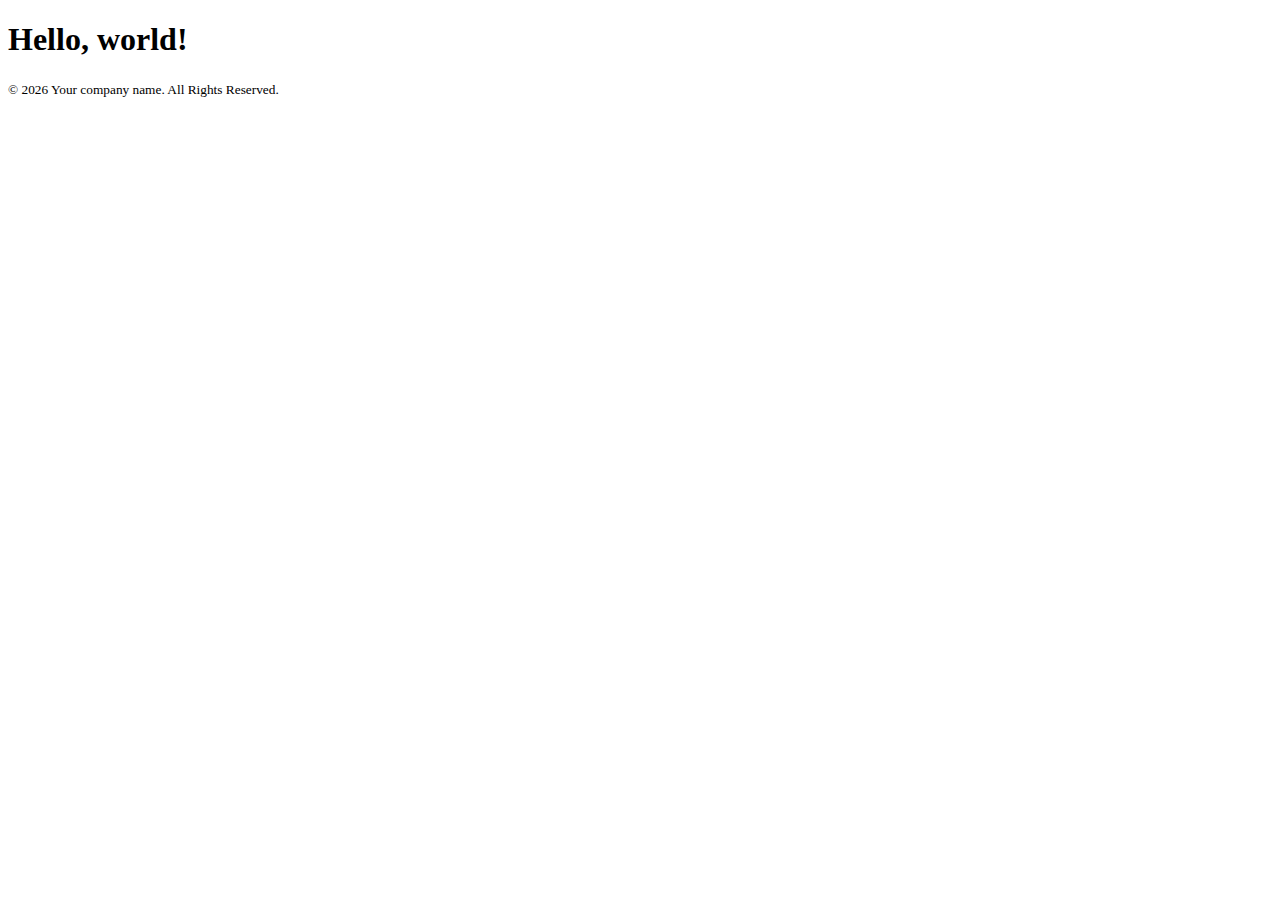
<file: sample-project/index.html>
<!DOCTYPE html>
<html lang="en">
    <head>
        <meta charset="UTF-8" />
        <title>Hello, world!</title>
        <meta name="viewport" content="width=device-width,initial-scale=1" />
        <meta name="description" content="" />
        <link rel="icon" href="favicon.png">
    </head>
    <body>
        <h1>Hello, world!</h1>
        <footer>
            <small>© <script>document.write(new Date().getFullYear())</script> Your company name. All Rights Reserved.</small>
        </footer>
    </body>
</html>
</file>
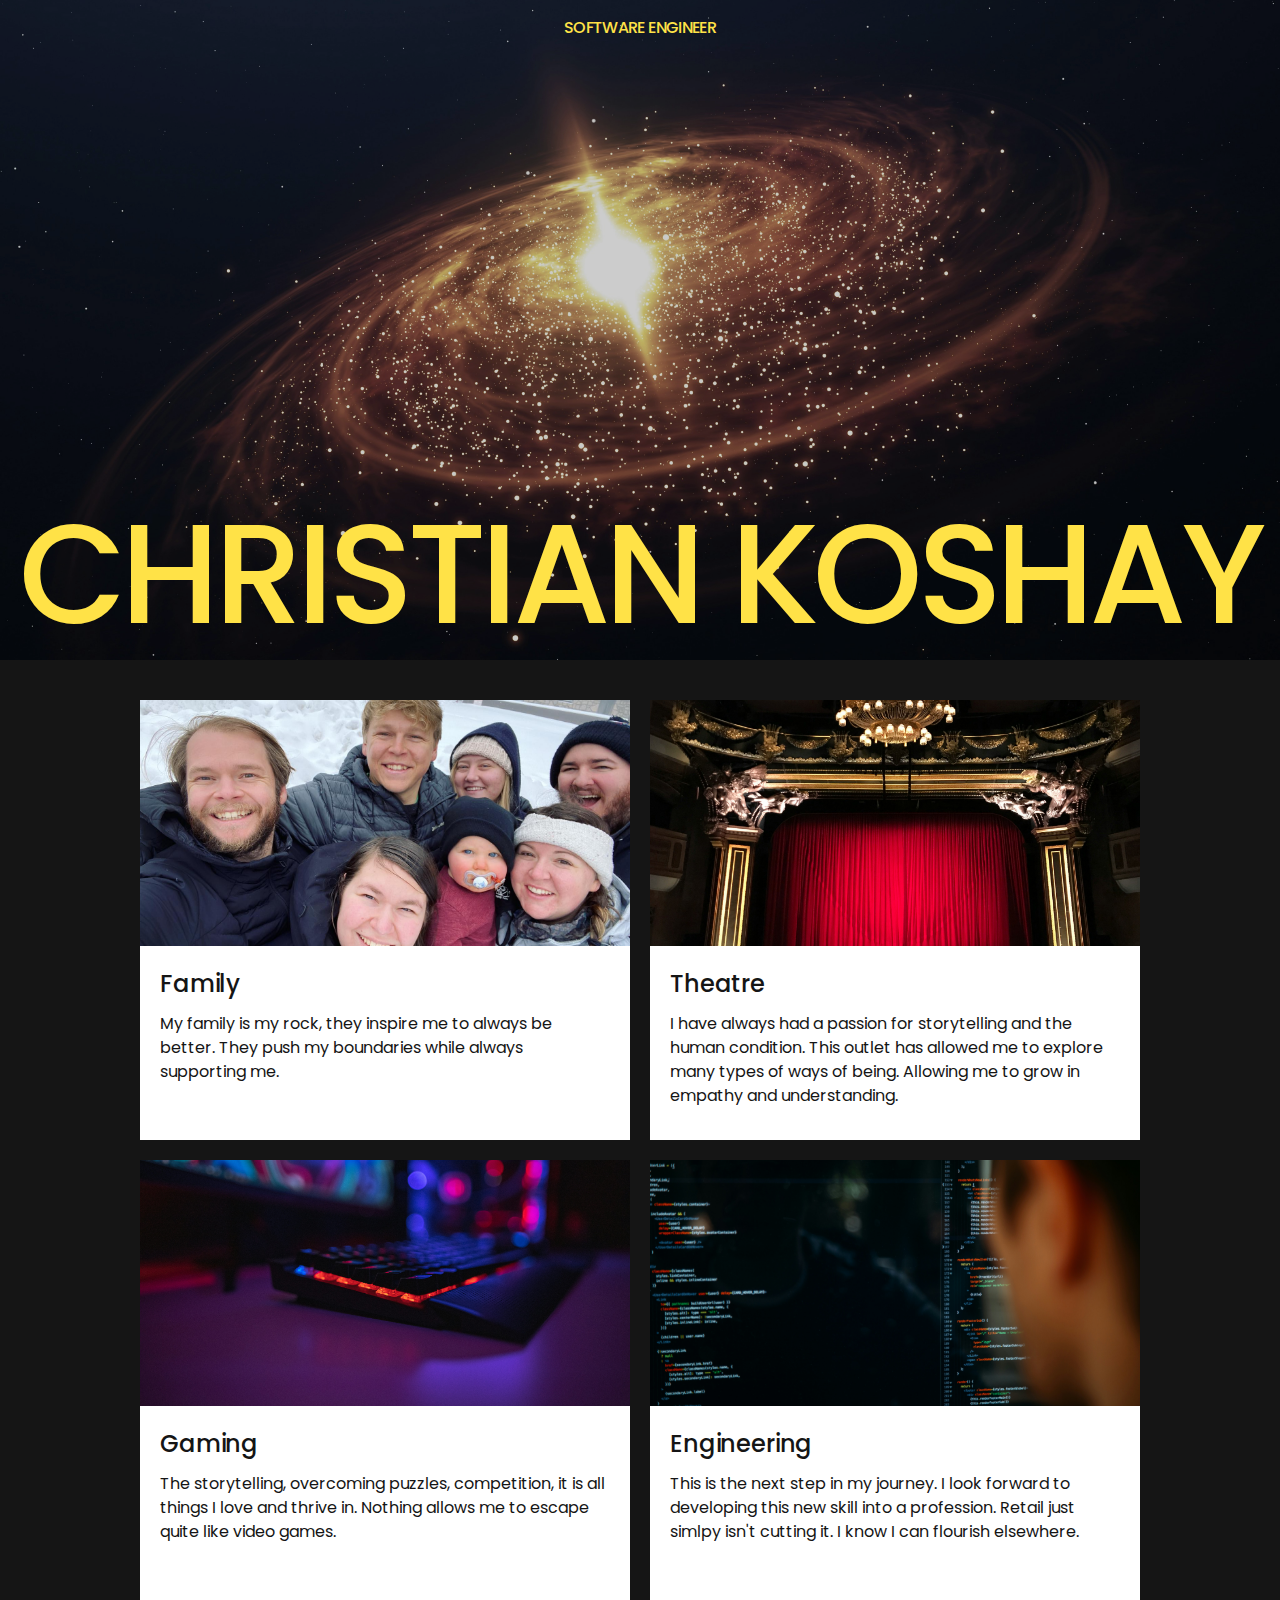
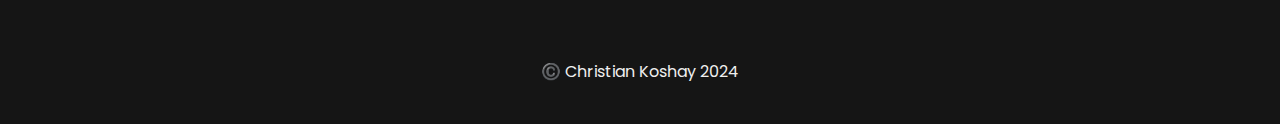
<file: Sprint0-Koshay/index.html>
<!DOCTYPE html>
<html lang="en">
  <head>
    <meta charset="UTF-8" />
    <title>My Story</title>
    <link rel="stylesheet" href="style.css" />
    <link rel="stylesheet" href="fonts/fonts.css" />
    <link
      rel="icon"
      type="image/x-icon"
      href="https://practicum-content.s3.us-west-1.amazonaws.com/web-code/favicon.ico"
    />
  </head>
  <body class="page">
    <header class="header">
      <div class="overlay">
        <p class="header__banner">Software Engineer</p>
        <h1 class="header__title">Christian Koshay</h1>
      </div>
    </header>
    <main class="content">
      <div class="card">
        <img 
          src="./images/family.jpg" 
          alt="Family Photo" 
          class="card__image"
        >
          <div class="card__content">
            <h2 class="card__title">Family</h2>
            <p class="card__description">My family is my rock, they inspire me to always be better. They push my boundaries while always supporting me.</p>
          </div>
      </div>
      <div class="card">
        <img 
          src="./images/theatre.jpg" 
          alt="Theatre Photo" 
          class="card__image"
        >
          <div class="card__content">
            <h2 class="card__title">Theatre</h2>
            <p class="card__description">I have always had a passion for storytelling and the human condition. This outlet has allowed me to explore many types of ways of being. Allowing me to grow in empathy and understanding.</p>
          </div>
      </div>
      <div class="card">
        <img 
          src="./images/gaming.jpg" 
          alt="Gaming Photo" 
          class="card__image"
        >
          <div class="card__content">
            <h2 class="card__title">Gaming</h2>
            <p class="card__description">The storytelling, overcoming puzzles, competition, it is all things I love and thrive in. Nothing allows me to escape quite like video games.</p>
          </div>
      </div>
      <div class="card">
        <img 
          src="./images/engineering.jpg" 
          alt="Engineering Photo" 
          class="card__image"
        >
          <div class="card__content">
            <h2 class="card__title">Engineering</h2>
            <p class="card__description">This is the next step in my journey. I look forward to developing this new skill into a profession. Retail just simlpy isn't cutting it. I know I can flourish elsewhere.</p>
          </div>
      </div>
    </main>
    <footer class="footer">
      <p class="footer__signature">©️ Christian Koshay 2024</p>
    </footer>
  </body>
</html>
</file>
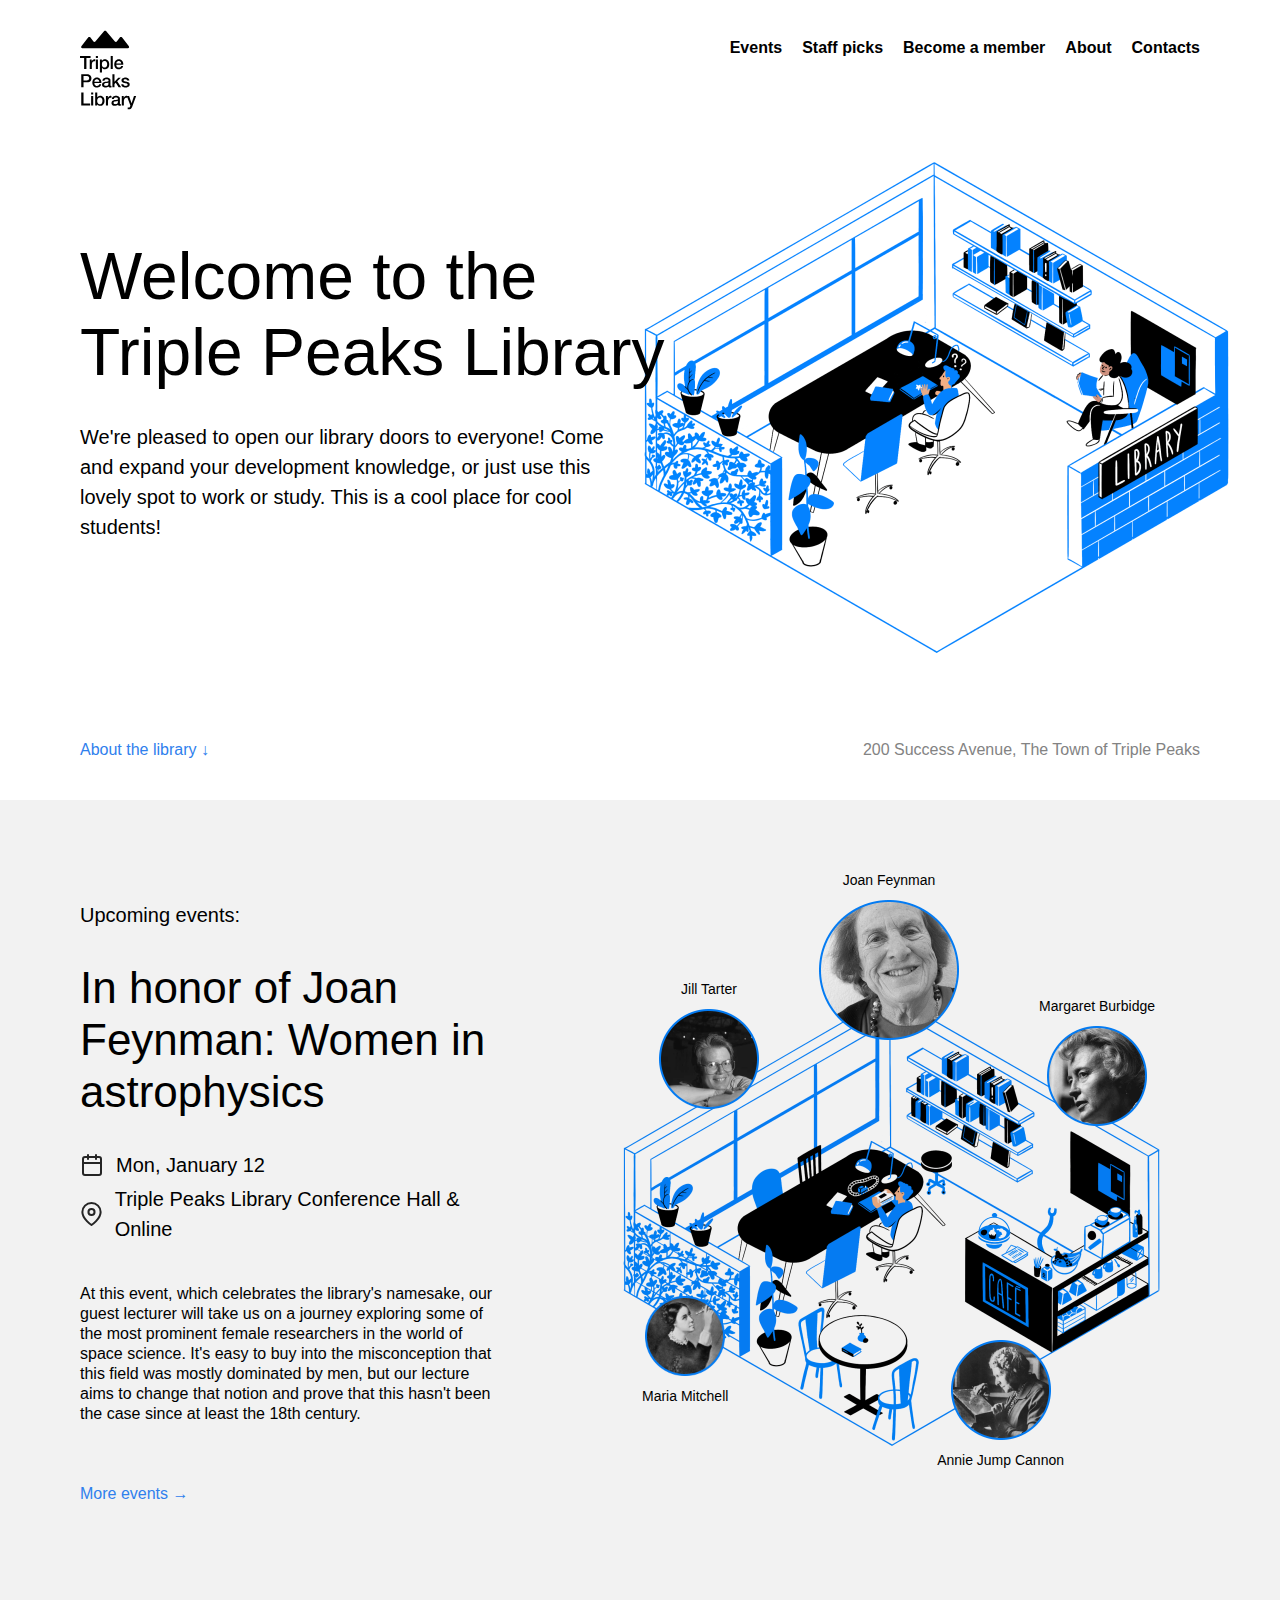
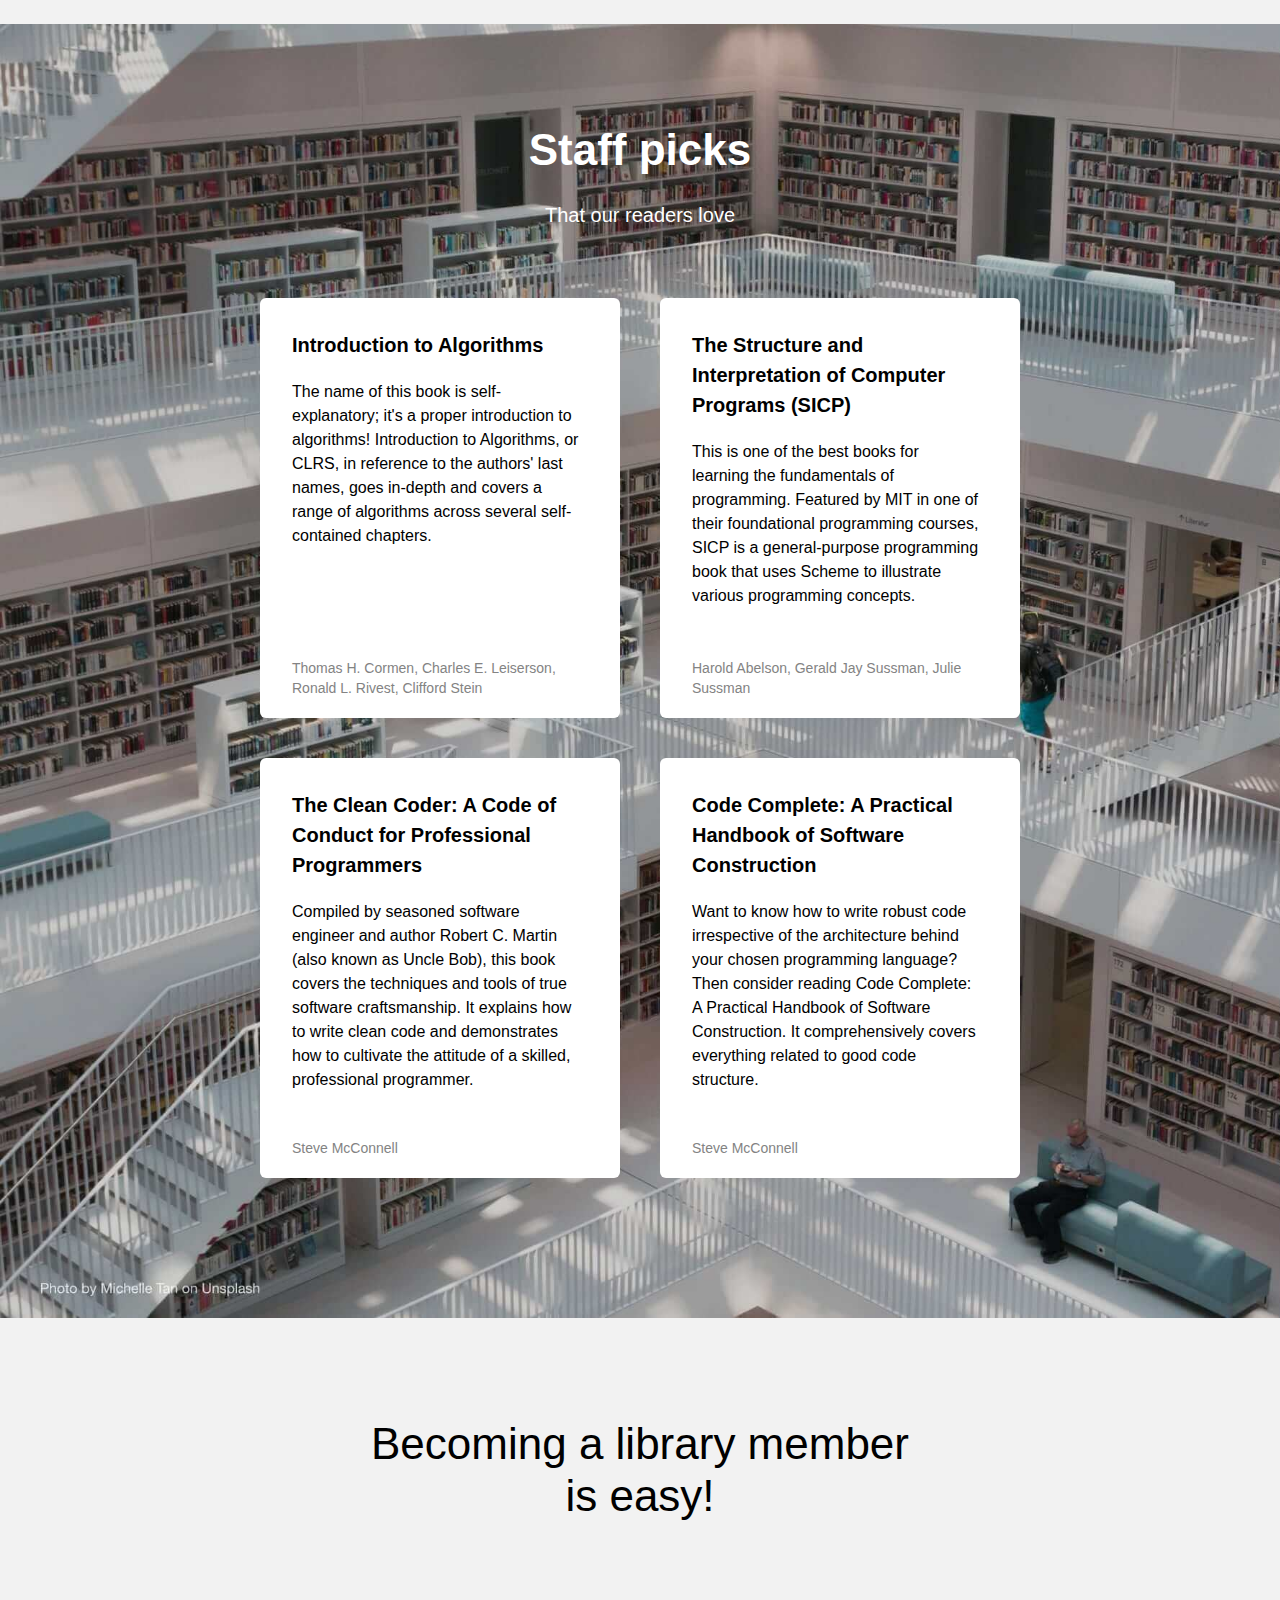
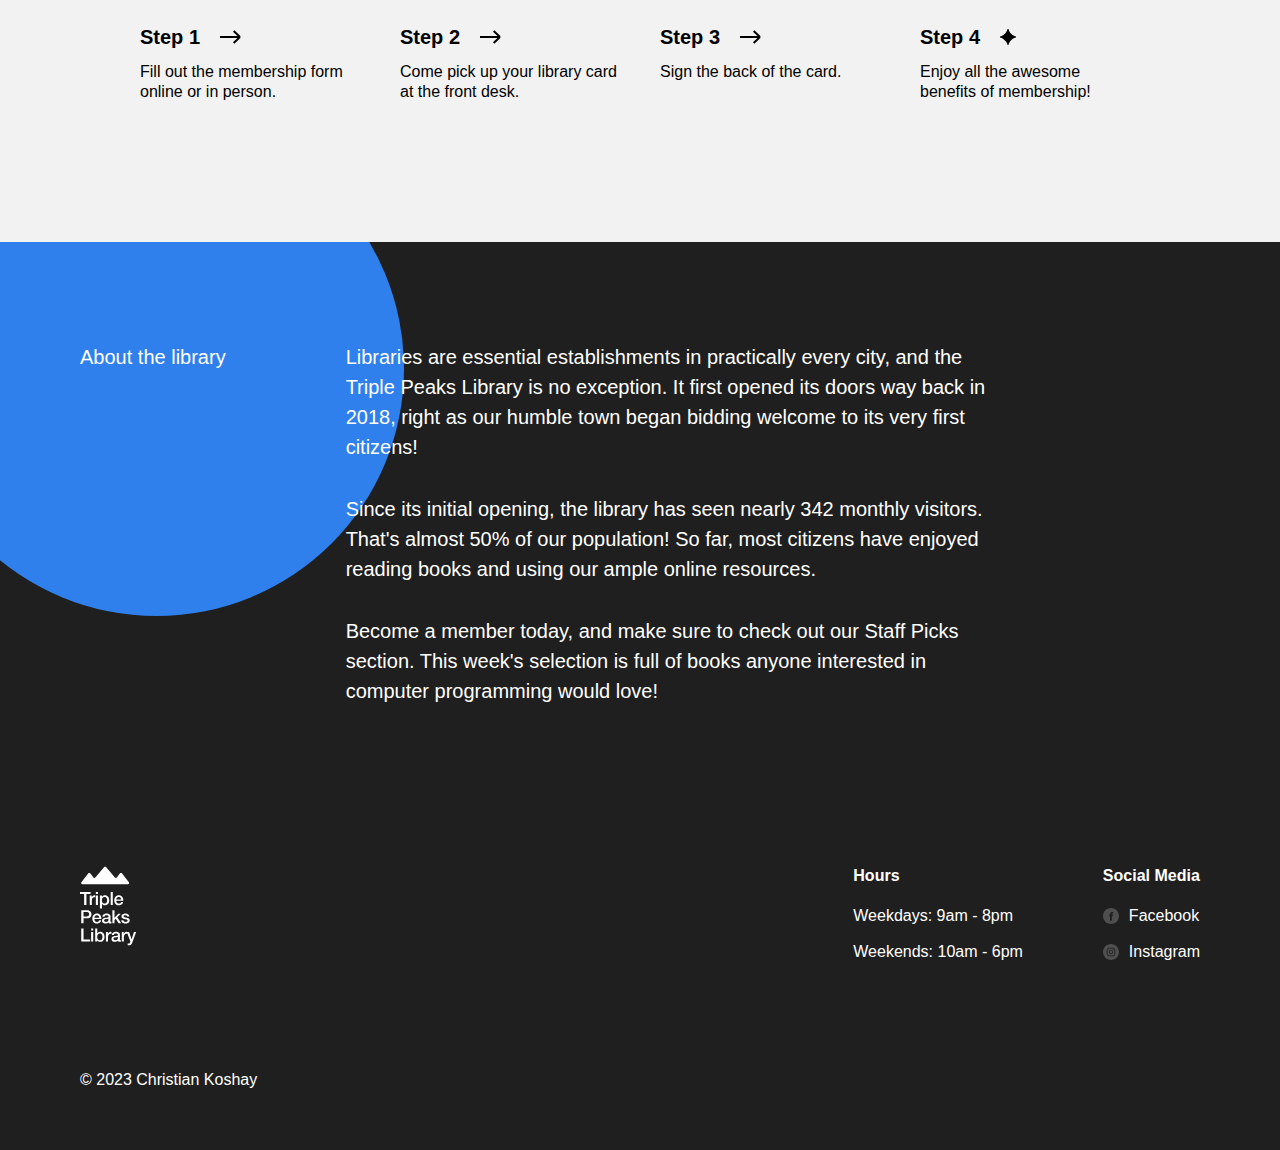
<file: Sprint1-Koshay/index.html>
<!DOCTYPE html>
<html lang="en">
  <head>
    <meta charset="UTF-8" />
    <meta name="viewport" content="width=device-width, initial-scale=1.0" />
    <title>Triple Peaks Library</title>
    <link rel="shortcut icon" href="favicon.ico" />
    <link rel="stylesheet" href="./vendor/normalize.css" />
    <link rel="stylesheet" href="./styles/style.css" />
  </head>

  <body>
    <div class="page">
      <header class="header">
        <nav class="nav">
          <img
            src="./images/logo.svg"
            alt="Triple Peaks Library Logo"
            class="nav__logo"
          />
          <ul class="nav__links">
            <li>
              <a class="nav__link" href="#events">Events</a>
            </li>
            <li>
              <a class="nav__link" href="#staff">Staff picks</a>
            </li>
            <li>
              <a class="nav__link" href="#membership">Become a member</a>
            </li>
            <li>
              <a class="nav__link" href="#about">About</a>
            </li>
            <li>
              <a class="nav__link" href="#footer">Contacts</a>
            </li>
          </ul>
        </nav>
        <h1 class="header__title">Welcome to the Triple Peaks Library</h1>
        <p class="header__description">
          We're pleased to open our library doors to everyone! Come and expand
          your development knowledge, or just use this lovely spot to work or
          study. This is a cool place for cool students!
        </p>
        <img
          src="./images/inside_the_library.png"
          alt="Illustration 'Inside the library'"
          class="header__image"
        />
        <div class="header__footer">
          <a class="header__link" href="#about">About the library &darr;</a>
          <p class="header__address">
            200 Success Avenue, The Town of Triple Peaks
          </p>
        </div>
      </header>

      <main class="content">
        <section class="events" id="events">
          <div class="events__content">
            <h2 class="events__heading">Upcoming events:</h2>
            <h3 class="events__title">
              In honor of Joan Feynman: Women in astrophysics
            </h3>
            <div class="event-info events__info-section">
              <div class="event-info__item">
                <div
                  class="event-info__icon event-info__icon_type_calendar"
                ></div>
                <p class="event-info__text">Mon, January 12</p>
              </div>
              <div class="event-info__item">
                <div class="event-info__icon event-info__icon_type_pin"></div>
                <p class="event-info__text">
                  Triple Peaks Library Conference Hall & Online
                </p>
              </div>
            </div>
            <p class="events__description">
              At this event, which celebrates the library's namesake, our guest
              lecturer will take us on a journey exploring some of the most
              prominent female researchers in the world of space science. It's
              easy to buy into the misconception that this field was mostly
              dominated by men, but our lecture aims to change that notion and
              prove that this hasn't been the case since at least the 18th
              century.
            </p>
            <a href="#" class="events__more">More events &rarr;</a>
          </div>
          <div class="events__cover">
            <img
              src="images/cafe.png"
              alt="Image of Cafe"
              class="events__image"
            />
            <div class="person person_name_feynman">
              <p class="person__caption">Joan Feynman</p>
              <img
                src="images/person_feynman.png"
                alt="Joan Feynman"
                class="person__image person__image_size_l"
              />
            </div>
            <div class="person person_name_burbidge">
              <p class="person__caption">Margaret Burbidge</p>
              <img
                src="images/person_burbidge.png"
                alt="Margaret Burbidge"
                class="person__image person__image_size_m"
              />
            </div>
            <div class="person person_name_cannon">
              <img
                src="images/person_cannon.png"
                alt="Annie Cannon"
                class="person__image person__image_size_m"
              />
              <p class="person__caption">Annie Jump Cannon</p>
            </div>
            <div class="person person_name_mitchell">
              <img
                src="images/person_mitchell.png"
                alt="Maria Mitchell"
                class="person__image person__image_size_s"
              />
              <p class="person__caption">Maria Mitchell</p>
            </div>
            <div class="person person_name_tarter">
              <p class="person__caption">Jill Tarter</p>
              <img
                src="images/person_tarter.png"
                alt="Jill Tarter"
                class="person__image person__image_size_m"
              />
            </div>
          </div>
        </section>

        <section class="staff" id="staff">
          <h2 class="staff__title">Staff picks</h2>
          <p class="staff__subtitle">That our readers love</p>
          <ul class="staff__cards">
            <li class="card">
              <div class="card__content">
                <h3 class="card__title">Introduction to Algorithms</h3>
                <p class="card__text">
                  The name of this book is self-explanatory; it's a proper
                  introduction to algorithms! Introduction to Algorithms, or
                  CLRS, in reference to the authors' last names, goes in-depth
                  and covers a range of algorithms across several self-contained
                  chapters.
                </p>
                <p class="card__footer">
                  Thomas H. Cormen, Charles E. Leiserson, Ronald L. Rivest,
                  Clifford Stein
                </p>
              </div>
            </li>

            <li class="card">
              <div class="card__content">
                <h3 class="card__title">
                  The Structure and Interpretation of Computer Programs (SICP)
                </h3>
                <p class="card__text">
                  This is one of the best books for learning the fundamentals of
                  programming. Featured by MIT in one of their foundational
                  programming courses, SICP is a general-purpose programming
                  book that uses Scheme to illustrate various programming
                  concepts.
                </p>
                <p class="card__footer">
                  Harold Abelson, Gerald Jay Sussman, Julie Sussman
                </p>
              </div>
            </li>

            <li class="card">
              <div class="card__content">
                <h3 class="card__title">
                  The Clean Coder: A Code of Conduct for Professional
                  Programmers
                </h3>
                <p class="card__text">
                  Compiled by seasoned software engineer and author Robert C.
                  Martin (also known as Uncle Bob), this book covers the
                  techniques and tools of true software craftsmanship. It
                  explains how to write clean code and demonstrates how to
                  cultivate the attitude of a skilled, professional programmer.
                </p>
                <p class="card__footer">Steve McConnell</p>
              </div>
            </li>

            <li class="card">
              <div class="card__content">
                <h3 class="card__title">
                  Code Complete: A Practical Handbook of Software Construction
                </h3>
                <p class="card__text">
                  Want to know how to write robust code irrespective of the
                  architecture behind your chosen programming language? Then
                  consider reading Code Complete: A Practical Handbook of
                  Software Construction. It comprehensively covers everything
                  related to good code structure.
                </p>
                <p class="card__footer">Steve McConnell</p>
              </div>
            </li>
          </ul>
        </section>

        <section class="membership" id="membership">
          <h2 class="membership__title">Becoming a library member is easy!</h2>
          <ul class="membership__steps">
            <li class="step">
              <h3 class="step__title">
                Step 1
                <img
                  src="./images/icon_step_forward.svg"
                  alt="icon forward"
                  class="step__icon"
                />
              </h3>
              <p class="step__description">
                Fill out the membership form online or in person.
              </p>
            </li>
            <li class="step">
              <h3 class="step__title">
                Step 2
                <img
                  src="./images/icon_step_forward.svg"
                  alt="icon forward"
                  class="step__icon"
                />
              </h3>
              <p class="step__description">
                Come pick up your library card at the front desk.
              </p>
            </li>
            <li class="step">
              <h3 class="step__title">
                Step 3
                <img
                  src="./images/icon_step_forward.svg"
                  alt="icon forward"
                  class="step__icon"
                />
              </h3>
              <p class="step__description">Sign the back of the card.</p>
            </li>
            <li class="step">
              <h3 class="step__title">
                Step 4
                <img
                  src="./images/icon_step_finish.svg"
                  alt="icon finish"
                  class="step__icon"
                />
              </h3>
              <p class="step__description">
                Enjoy all the awesome benefits of membership!
              </p>
            </li>
          </ul>
        </section>

        <section class="about" id="about">
          <h2 class="about__title">About the library</h2>
          <div class="about__content">
            <p class="about__paragraph">
              Libraries are essential establishments in practically every city,
              and the Triple Peaks Library is no exception. It first opened its
              doors way back in 2018, right as our humble town began bidding
              welcome to its very first citizens!
            </p>
            <p class="about__paragraph">
              Since its initial opening, the library has seen nearly 342 monthly
              visitors. That's almost 50% of our population! So far, most
              citizens have enjoyed reading books and using our ample online
              resources.
            </p>
            <p class="about__paragraph">
              Become a member today, and make sure to check out our Staff Picks
              section. This week's selection is full of books anyone interested
              in computer programming would love!
            </p>
          </div>
          <div class="about__circle"></div>
        </section>
      </main>
      <footer class="footer" id="footer">
        <div class="footer__columns">
          <div class="footer__column">
            <img
              src="./images/logo_white.svg"
              alt="Library Logo"
              class="footer__logo"
            />
          </div>
          <div class="footer__column footer__column_content_hours">
            <h4 class="footer__column-heading">Hours</h4>
            <ul class="footer__list">
              <li class="footer__list-item">Weekdays: 9am - 8pm</li>
              <li class="footer__list-item">Weekends: 10am - 6pm</li>
            </ul>
          </div>
          <div class="footer__column footer__column_content_social">
            <h4 class="footer__column-heading">Social Media</h4>
            <ul class="footer__list">
              <li class="footer__list-item">
                <a class="footer__column-link" href="#">
                  <img
                    src="./images/facebook_white.svg"
                    alt="facebook"
                    class="footer__social-icon"
                  />
                  Facebook
                </a>
              </li>
              <li class="footer__list-item">
                <a class="footer__column-link" href="#">
                  <img
                    src="./images/instagram_white.svg"
                    alt="isntagram"
                    class="footer__social-icon"
                  />
                  Instagram
                </a>
              </li>
            </ul>
          </div>
        </div>
        <p class="footer__copyright">© 2023 Christian Koshay</p>
      </footer>
    </div>
  </body>
</html>
</file>
<file: Sprint0-Koshay/style.css>
body,
h1,
h2,
h3,
h4,
p {
  margin: 0;
}

* {
  box-sizing: border-box;
}

.page {
  font-family: Poppins, Arial, Helvetica, sans-serif;
  font-weight: 500;
  background-color: #151515;
}

.header {
  height: 660px;
  background-image: url(./images/header.jpg);
  background-size: cover;
  background-position: center;
}

.header__banner {
  font-weight: 500;
  letter-spacing: -0.64px;
  font-size: 16px;
  line-height: 15px;
  color: #ffe247;
  text-transform: uppercase;
  margin: 20px auto 0;
}

.header__title {
  font-size: 140px;
  font-weight: 500;
  line-height: 132px;
  letter-spacing: -5.6px;
  color:#ffe247;
  text-transform: uppercase;
  margin: 0 auto 20px;
  max-width: 1400px;
  text-align: center;
}

.overlay {
  width: 100%;
  height: 100%;
  background-color: rgba(0, 0, 0, 0.2);
  display: flex;
  flex-direction: column;
  justify-content: space-between;
  align-items: center;
}

.content {
  display: flex;
  flex-wrap: wrap;
  justify-content: space-between;
  gap: 20px;
  max-width: 1000px;
  margin: 40px auto;
}

.card {
  width: 490px;
  min-height: 440px;
  background: #ffffff;
}

.card__image {
  width: 100%;
  display: block;
  object-fit: cover;
  height: 246px;
}

.card__title {
  font-size: 24px;
  line-height: 1.5;
  font-weight: 500;
  letter-spacing: -0.16px;
  color: #151515;
  margin-bottom: 10px;
}

.card__content {
  padding: 20px;
}

.card__description {
  font-size: 16px;
  line-height: 1.5;
  font-weight: 400;
  color: #151515;
}

.footer {
  padding: 20px 0 40px;
}

.footer__signature {
  font-size: 16px;
  line-height: 1.5;
  font-weight: 400;
  color: #efefef;
  text-align: center;
}
</file>
<file: Sprint0-Koshay/fonts/fonts.css>
@font-face {
  font-family: "Poppins";
  font-weight: 400;
  src: url(./Poppins-Regular.ttf) format("truetype");
}

@font-face {
  font-family: "Poppins";
  font-weight: 500;
  src: url(./Poppins-Medium.ttf) format("truetype");
}
</file>
<file: Sprint1-Koshay/styles/style.css>
.page {
  min-width: 1100px;
  max-width: 1600px;
  margin: auto;
  font: 16px "Helvetica Neue", Arial, sans-serif;
  line-height: 20px;
}

.header {
  display: flex;
  flex-direction: column;
  height: 100vh;
  min-height: 720px;
  max-height: 800px;
  padding: 30px 80px 40px;
  position: relative;
  box-sizing: border-box;
}

.nav {
  display: flex;
  justify-content: space-between;
}

.nav__logo {
  height: 80px;
  max-width: 57px;
}

.nav__links {
  display: flex;
  padding: 0;
  list-style-type: none;
  margin: 8px 0 0;
  column-gap: 20px;
}

.nav__link {
  color: #000000;
  text-decoration: none;
  font-weight: bold;
}

.nav__link:hover {
  color: #1f69c9;
}

.header__title {
  margin: 128px 0 0;
  max-width: 601px;
  font-size: 66px;
  line-height: 76px;
  font-weight: 500;
}

.header__description {
  margin: 32px 0 0;
  max-width: 532px;
  font-size: 20px;
  line-height: 30px;
}

.header__image {
  position: absolute;
  right: 20px;
  top: 135px;
  max-width: 636px;
  z-index: -1;
}

.header__footer {
  margin-top: auto;
  width: 100%;
  display: flex;
  align-items: center;
  justify-content: space-between;
  box-sizing: border-box;
}

.header__link {
  color: #2f80ed;
  text-decoration: none;
}

.header__link:hover {
  color: #1f69c9;
}

.header__address {
  margin: 0;
  color: #838383;
}
.events {
  padding: 100px 0 120px 80px;
  display: flex;
  align-items: start;
  justify-content: space-between;
  box-sizing: border-box;
  background-color: #f2f2f2;
}

.events__content {
  flex-basis: 580px;
}

.events__heading {
  font-size: 20px;
  font-weight: 500;
  line-height: 30px;
  margin: 0;
}

.events__title {
  font-size: 44px;
  font-weight: 500;
  line-height: 52px;
  margin: 32px 0 0;
}

.events__info-section {
  margin-top: 32px;
}

.event-info__item {
  display: flex;
  align-items: center;
  margin-bottom: 4px;
  font-weight: 500;
}

.event-info__icon {
  background-repeat: no-repeat;
  background-position: center;
  margin-right: 12px;
  width: 24px;
  height: 24px;
}

.event-info__icon_type_calendar {
  background-image: url(../images/icon_calendar.svg);
}

.event-info__icon_type_pin {
  background-image: url(../images/icon_pin.svg);
}

.event-info__text {
  font-size: 20px;
  font-weight: 500;
  line-height: 30px;
  margin: 0;
}

.events__description {
  margin: 40px 0 60px;
}

.events__more {
  color: #2f80ed;
  text-decoration: none;
}

.events__more:hover {
  color: #1f69c9;
}

.events__cover {
  flex-grow: 1;
  flex-shrink: 0;
  flex-basis: 780px;
  max-width: 780px;
  position: relative;
}

.events__image {
  max-width: 100%;
}

.person {
  position: absolute;
  display: flex;
  align-items: center;
  flex-direction: column;
  gap: 10px;
}

.person_name_feynman {
  top: -30px;
  left: 319px;
}

.person_name_burbidge {
  top: 96px;
  right: 125px;
}

.person_name_cannon {
  right: 216px;
  bottom: 18px;
}

.person_name_mitchell {
  left: 142px;
  bottom: 82px;
}

.person_name_tarter {
  top: 79px;
  left: 159px;
}

.person__image {
  max-width: 100%;
}

.person__image_size_l {
  width: 140px;
}

.person__image_size_m {
  width: 100px;
}

.person__image_size_s {
  width: 80px;
}

.person__caption {
  text-align: center;
  font-size: 14px;
  margin: 0;
}

.staff {
  padding: 100px 0 140px;
  background-image: url("../images/staff_picks_background.jpg");
  background-size: cover;
}

.staff__title {
  text-align: center;
  font-size: 44px;
  color: #fff;
  line-height: 52px;
  margin: 0 0 24px;
}

.staff__subtitle {
  text-align: center;
  font-size: 20px;
  line-height: 30px;
  font-weight: 400;
  color: #fff;
  margin: 0;
}

.staff__cards {
  display: flex;
  flex-wrap: wrap;
  justify-content: center;
  padding-left: 0;
  max-width: 760px;
  margin: 68px auto 0px;
  gap: 40px;
}

.card {
  background-color: #fff;
  border-radius: 6px;
  padding: 32px 40px 20px 32px;
  box-sizing: border-box;
  list-style: none;
  width: 360px;
  height: 420px;
}

.card__content {
  width: 100%;
  height: 100%;
  display: flex;
  flex-direction: column;
}

.card__title {
  font-size: 20px;
  line-height: 30px;
  font-weight: 700;
  margin: 0;
}

.card__text {
  margin: 20px 0 0;
  font-size: 16px;
  line-height: 24px;
}

.card__footer {
  margin: 0;
  margin-top: auto;
  font-size: 14px;
  line-height: 20px;
  color: #838383;
}

.membership {
  padding: 100px 0 140px;
  background-color: #f2f2f2;
}

.membership__title {
  max-width: 574px;
  margin: 0 auto;
  text-align: center;
  font-size: 44px;
  font-weight: 500;
  line-height: 52px;
}

.membership__steps {
  list-style-type: none;
  padding: 0;
  margin: 100px 0 0;
  display: flex;
  flex-basis: auto;
  justify-content: center;
  gap: 40px;
}

.step {
  flex-basis: 220px;
}

.step__title {
  margin: 0;
  font-size: 20px;
  line-height: 30px;
  font-weight: 700;
  display: flex;
  align-items: center;
}

.step__icon {
  margin-left: 20px;
}

.step__description {
  margin: 10px 0 0;
}

.about {
  padding: 100px 80px;
  background-color: #1f1f1f;
  color: #fff;
  overflow: hidden;
  position: relative;
  box-sizing: border-box;
  display: flex;
}

.about__title {
  margin: 0 120px 0 0;
  font-size: 20px;
  line-height: 30px;
  font-weight: 500;
  max-width: 154px;
  z-index: 1;
}

.about__content {
  display: flex;
  flex-direction: column;
  gap: 32px;
  font-size: 20px;
  line-height: 30px;
  font-weight: 400;
  max-width: 660px;
  z-index: 1;
}

.about__paragraph {
  margin: 0;
}

.about__circle {
  background-color: #2f80ed;
  width: 495px;
  height: 495px;
  border-radius: 50%;
  position: absolute;
  z-index: 0;
  left: -91px;
  top: -121px;
}

.footer {
  box-sizing: border-box;
  background-color: #1f1f1f;
  color: #fff;
  padding: 60px 80px;
}

.footer__columns {
  display: flex;
  justify-content: space-between;
}

.footer__column_content_hours {
  margin-left: auto;
  font-size: 16px;
  line-height: 20px;
}

.footer__column_content_social {
  margin-left: 80px;
  font-size: 16px;
  line-height: 20px;
}

.footer__logo {
  display: flex;
  align-self: flex-start;
  width: 57px;
  height: 80px;
  margin-right: auto;
}

.footer__list {
  list-style-type: none;
  padding: 0;
  margin: 0;
}

.footer__list-item {
  justify-content: space-between;
}

.footer__list-item:not(:last-child) {
  margin-bottom: 16px;
}

.footer__column-heading {
  margin: 0 0 20px;
}

.footer__column-link {
  color: white;
  font-size: 16px;
  line-height: 20px;
  text-decoration: none;
  display: flex;
  align-items: center;
}

.footer__column-link:hover {
  color: #c1c1c1;
}

.footer__social-icon {
  width: 16px;
  height: 16px;
  margin-right: 10px;
}

.footer__copyright {
  margin: 108px 0 0;
}
</file>
